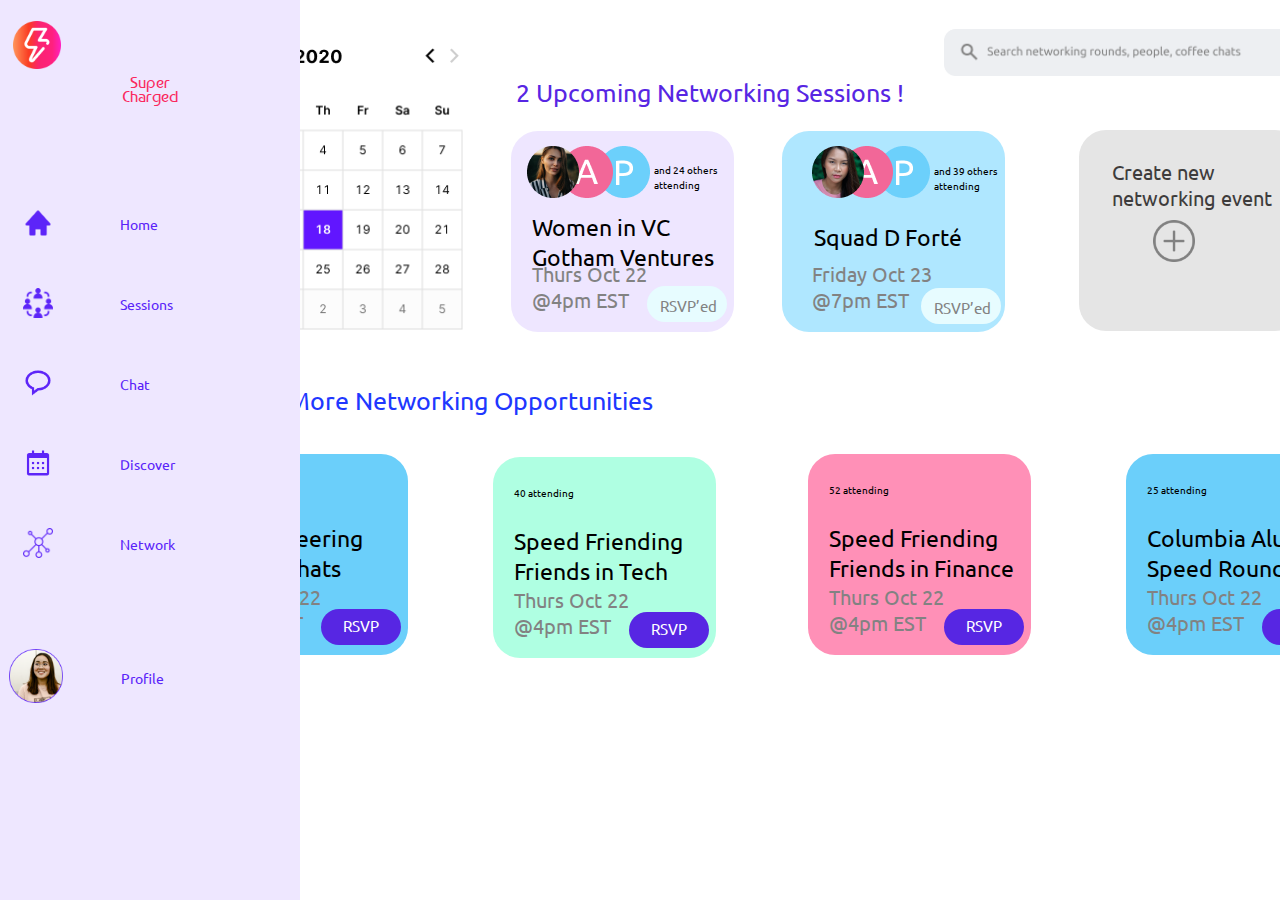
<file: discover.html>
<!DOCTYPE html>
<html>
  <head>
    <link
      href="https://fonts.googleapis.com/css?family=Ubuntu&display=swap"
      rel="stylesheet"
    />
    <link href="discover/css/discover.css" rel="stylesheet" />

    <link rel="apple-touch-icon" sizes="180x180" href="favicon/apple-touch-icon.png">
    <link rel="icon" type="image/png" sizes="32x32" href="favicon/favicon-32x32.png">
    <link rel="icon" type="image/png" sizes="16x16" href="favicon/favicon-16x16.png">
    <link rel="manifest" href="favicon/site.webmanifest">
    <link rel="mask-icon" href="favicon/safari-pinned-tab.svg" color="#fe2277">
    <meta name="msapplication-TileColor" content="#603cba">
    <meta name="theme-color" content="#ffffff">

    <script
      src="components/navbar/navbar.js"
      type="text/javascript"
      defer
    ></script>
    <title>Discover</title>
  </head>
  <body>
    <div class="discoverevents"></div>
      <span class="Header2">Discover More Networking Opportunities </span>
      <span class="Header1">2 Upcoming Networking Sessions !</span>
      <div class="greyboxcontainer">
        <div class="greybox"></div>
        <span class="event0text">Create new networking event</span>
      </div>
      <div class="lightblueboxcontainer">
        <div class="lightbluebox"></div>
        <span class="event2text">Squad D Forté</span
        ><span class="event2-datetime">Friday Oct 23 @7pm EST</span>
        <span class="event2-attendees">and 39 others attending</span>
        <div class="event2-rsvpbutton"></div>
        <span class="event2-rsvp">RSVP’ed</span>
      </div>
      <div class="lightpurpleboxcontainer">
        <div class="lightpurplebox"></div>
        <span class="event1-datetime">Thurs Oct 22 @4pm EST</span
        ><span class="event1text">Women in VC Gotham Ventures </span>
        <span class="event1-attendees">and 24 others attending</span>
        <div class="event1-rsvpbutton"></div>
        <span class="event1-rsvp">RSVP’ed</span>
      </div>
      <div class="event3container">
        <div class="event3box"></div>
        <span class="event3-datetime">Thurs Oct 22 @4pm EST</span
        ><span class="event3text">GS Engineering Coffee Chats</span>
        <div class="event3-rsvpbutton"></div>
        <span class="event3-attendees">98 attending</span
        ><span class="event3-rsvp">RSVP</span>
      </div>
      <div class="event4container">
        <div class="event4box"></div>
        <span class="event4-datetime">Thurs Oct 22 @4pm EST</span
        ><span class="event4text">Speed Friending Friends in Tech</span>
        <div class="event4-rsvpbutton"></div>
        <span class="event4-attendees">40 attending</span
        ><span class="event4-rsvp">RSVP</span>
      </div>
      <div class="event5container">
        <div class="event5box"></div>
        <span class="event5-datetime">Thurs Oct 22 @4pm EST</span
        ><span class="event5text">Speed Friending Friends in Finance</span>
        <div class="event5-rsvpbutton"></div>
        <span class="event5-attendees">52 attending</span
        ><span class="event5-rsvp">RSVP</span>
      </div>
      <div class="event6container">
        <div class="event6box"></div>
        <span class="event6-datetime">Thurs Oct 22 @4pm EST</span
        ><span class="event6text">Columbia Alum Speed Rounds</span>
        <div class="event6-rsvpbutton"></div>
        <span class="event6-attendees">25 attending </span
        ><span class="event6-rsvp">RSVP</span>
      </div>
    </div>
    <div class="user3container-1">
      <span class="icon user3icon"
        ><img src="discover/images/user3.png" alt="user3"></i></span>
    </div>
    <div class="user2container-1">
      <span class="icon user2icon"
        ><img src="discover/images/user2.png" alt="user2"></i></span>
    </div>
    <div class="user1container">
      <span class="icon user1icon"
        ><img src="discover/images/user1.png" alt="user1"></i></span>
    </div>
    <div class="user3container">
      <span class="icon user3icon"
        ><img src="discover/images/user3.png" alt="user3"></i></span>
    </div>
    <div class="user2container">
      <span class="icon user2icon"
        ><img src="discover/images/user2.png" alt="user2"></i></span>
    </div>
    <div class="user4container">
      <span class="icon user4icon"
        ><img src="discover/images/user4.png" alt="user4"></i></span>
    </div>
    <div class="addcontainer">
      <span class="icon addicon"
        ><img src="discover/images/add.png" alt="add"></i></span>
    </div>
    <div class="calendarcontainer">
      <span class="icon calendaricon"
        ><img src="discover/images/calendar.png" alt="searchbar"></i></span>
    </div>
    <div class="searchbarcontainer">
      <span class="icon searchicon"
        ><img src="discover/images/searchbar.png" alt="searchbar"></i></span>
    </div>
    <navbar-component></navbar-component>
  </body>
</html>
</file>
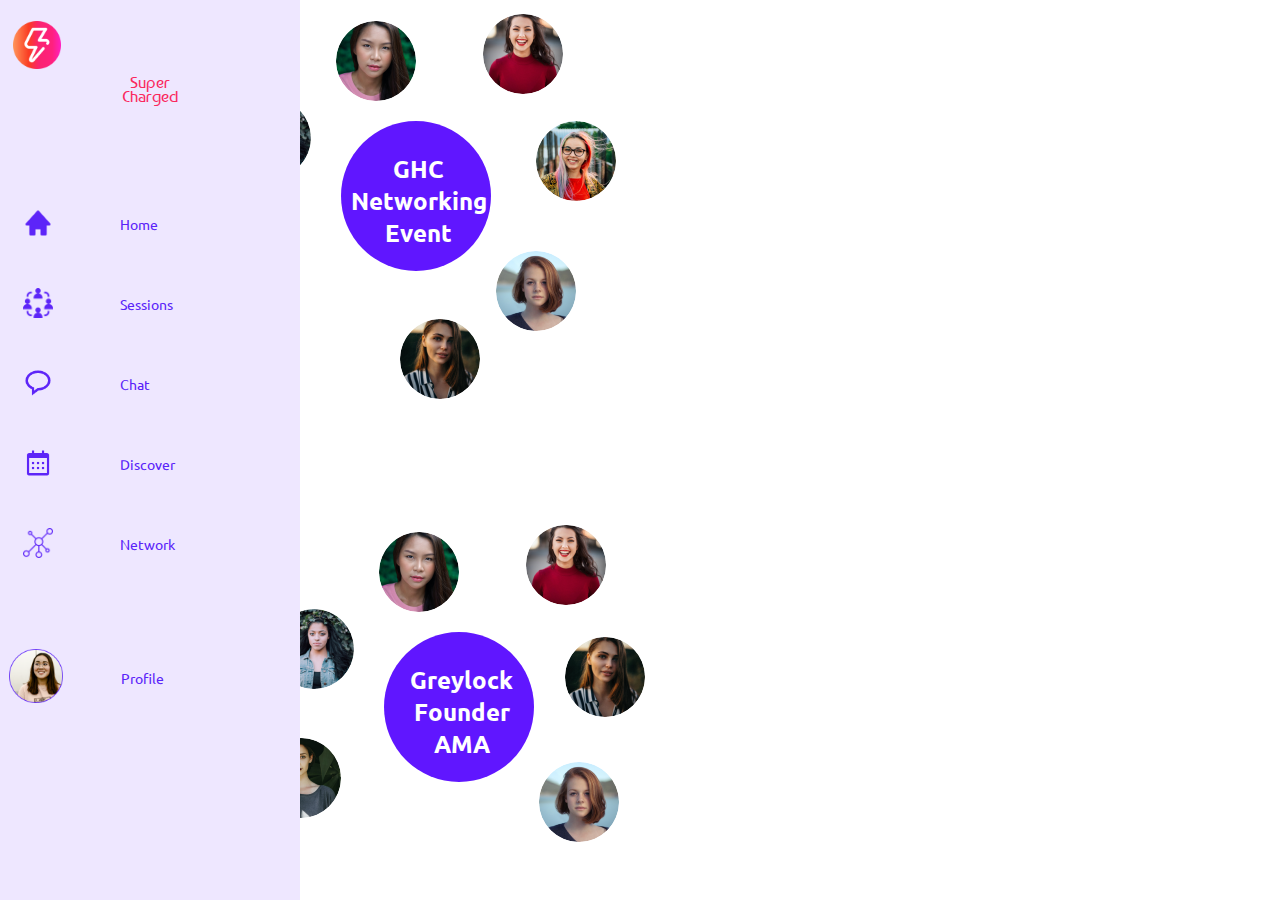
<file: network.html>
<!DOCTYPE html>
<html>
  <head>
    <link
      href="https://fonts.googleapis.com/css?family=Ubuntu&display=swap"
      rel="stylesheet"
    />
    <link href="network/" rel="stylesheet" />
    <link href="network/css/bubbles1.css" rel="stylesheet" />
    <link href="network/css/bubbles2.css" rel="stylesheet" />

    <link
      rel="apple-touch-icon"
      sizes="180x180"
      href="favicon/apple-touch-icon.png"
    />
    <link
      rel="icon"
      type="image/png"
      sizes="32x32"
      href="favicon/favicon-32x32.png"
    />
    <link
      rel="icon"
      type="image/png"
      sizes="16x16"
      href="favicon/favicon-16x16.png"
    />
    <link rel="manifest" href="favicon/site.webmanifest" />
    <link
      rel="mask-icon"
      href="favicon/safari-pinned-tab.svg"
      color="#fe2277"
    />
    <meta name="msapplication-TileColor" content="#603cba" />
    <meta name="theme-color" content="#ffffff" />

    <script
      src="components/navbar/navbar.js"
      type="text/javascript"
      defer
    ></script>
    <title>Network</title>
  </head>

  <body>
    <div>
      <div class="single-img">
        <div class="centerbubble1">
          <span class="eventtext">GHC Networking Event</span>
        </div>
      </div>
      <div class="single-img">
        <div class="bubble1"></div>
      </div>
      <div class="single-img">
        <div class="bubble2"></div>
      </div>
      <div class="single-img">
        <div class="bubble3"></div>
      </div>
      <div class="single-img">
        <div class="bubble4"></div>
      </div>
      <div class="single-img">
        <div class="bubble5"></div>
      </div>
      <div class="single-img">
        <div class="bubble6"></div>
      </div>
      <div class="single-img">
        <div class="bubble7"></div>
      </div>

      <!--bubble cluster 2-->

      <div class="single-img">
        <div class="centerbubble2">
          <span class="eventtext">Greylock Founder AMA</span>
        </div>
      </div>
      <div class="single-img">
        <div class="bubble10"></div>
      </div>
      <div class="single-img">
        <div class="bubble20"></div>
      </div>
      <div class="single-img">
        <div class="bubble40"></div>
      </div>
      <div class="single-img">
        <div class="bubble50"></div>
      </div>
      <div class="single-img">
        <div class="bubble60"></div>
      </div>
      <div class="single-img">
        <div class="bubble70"></div>
      </div>
    </div>
    <navbar-component></navbar-component>
  </body>
</html>
</file>
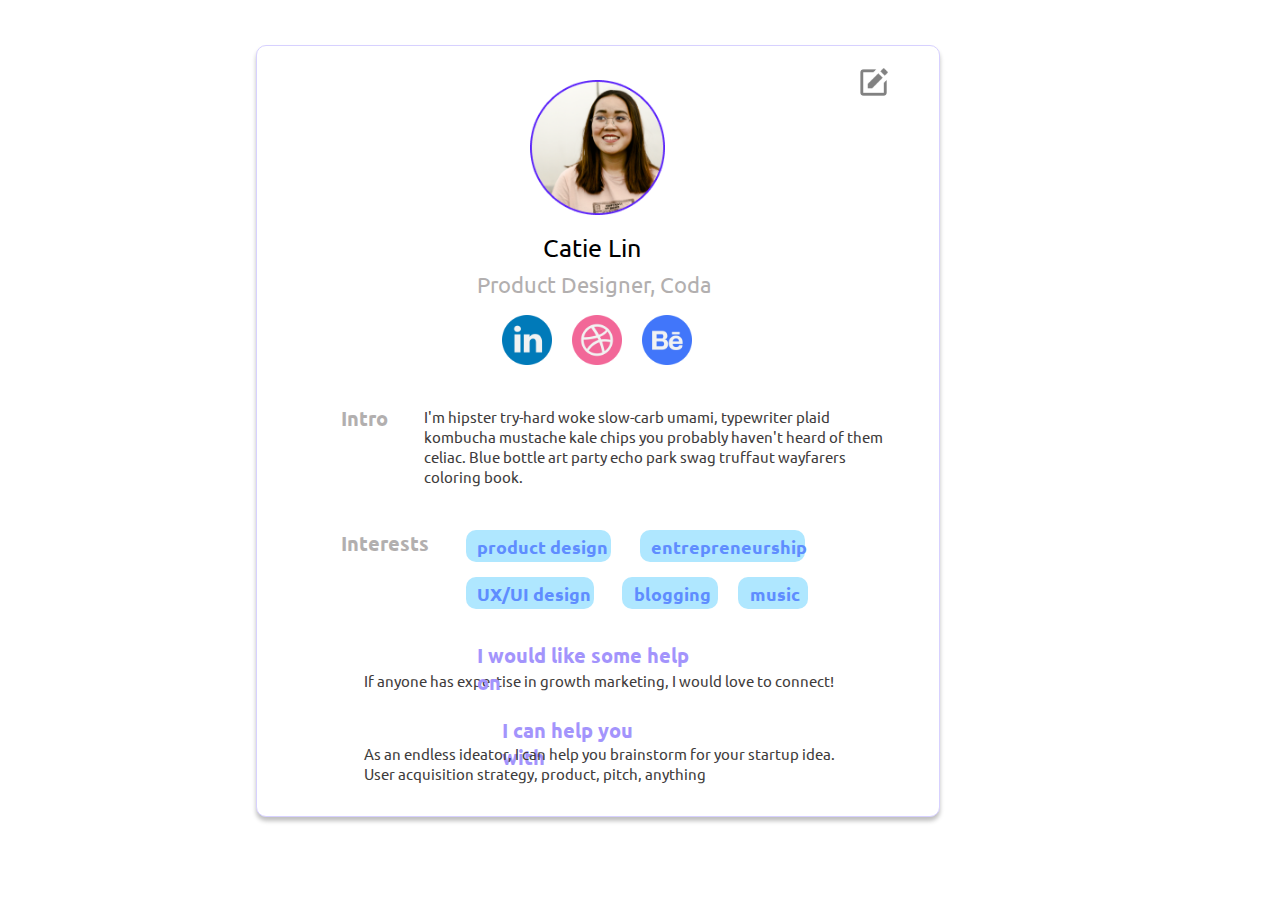
<file: components/profilecard/profilecard.html>
<!DOCTYPE html>
<html>
  <head>
    <link
      href="https://fonts.googleapis.com/css?family=Ubuntu&display=swap"
      rel="stylesheet"
    />
    <link href="./css/profilecard.css" rel="stylesheet" />
    <title>Profile</title>
  </head>
  <body>
    <div class="profilecard">
      <div class="cardborder"></div>
      <span class="givetitle">I can help you with </span
      ><span class="givetext"
        >As an endless ideator, I can help you brainstorm for your startup idea.
        User acquisition strategy, product, pitch, anything </span
      ><span class="asktext"
        >If anyone has expertise in growth marketing, I would love to
        connect!</span
      ><span class="InterestsTitle">Interests</span
      ><span class="asktitle">I would like some help on </span
      ><span class="IntroTitle">Intro</span
      ><span class="Headline">Product Designer, Coda</span
      ><span class="Name">Catie Lin </span>
      <div class="socialmedia1">
        <img src="images/linkedin.png" alt="linkedin"></i>
      </div>
      <div class="socialmedia2">
        <img src="images/dribbble.png" alt="dribbble"></i>
      </div>
      <div class="socialmedia3">
        <img src="images/behance.png" alt="behance"></i>
      </div>
      <div class="spacer-small"></div>
      <span class="bio"
        >I'm hipster try-hard woke slow-carb umami, typewriter plaid kombucha
        mustache kale chips you probably haven't heard of them celiac. Blue
        bottle art party echo park swag truffaut wayfarers coloring book.</span
      >
      <div class="lightbluebox1"></div>
      <span class="tag1">product design</span>
      <div class="lightbluebox2"></div>
      <span class="tag2">entrepreneurship</span>
      <div class="lightbluebox3"></div>
      <span class="tag3">UX/UI design</span>
      <div class="lightbluebox4"></div>
      <span class="tag4">blogging</span>
      <div class="lightbluebox5"></div>
      <span class="tag5">music</span>
      <div class="editcontainer">
        <span class="icon editicon"
          ><img
            src="[data-uri]"
            alt="editicon"
        /></span>
      </div>
      <div class="profilecontainer2">
        <span class="icon profileicon"
          ><img src="images/profile2.png" alt="profile"></i></span>
      </div>
    </div>
  </body>
</html>
</file>
<file: discover/css/discover.css>
* {
  padding: 0px;
  margin: 0px;
  font-family: "Ubuntu", sans-serif;
  text-decoration: none;
}
.discoverevents {
  width: 100%;
  height: 613px;
  position: absolute;
  top: 0px;
  left: 0px;
}
.Header2 {
  width: 481px;
  color: rgba(32, 55, 255, 1);
  position: absolute;
  top: 385px;
  left: 183px;
  font-weight: Medium;
  font-size: 25px;
  text-align: left;
}
.Header1 {
  width: 398px;
  color: rgba(87, 38, 227, 1);
  position: absolute;
  top: 77px;
  left: 511px;
  font-weight: Medium;
  font-size: 25px;
  text-align: center;
}
.greyboxcontainer {
  width: 223px;
  height: 201px;
  position: absolute;
  top: 130px;
  left: 1079px;
}
.greybox {
  width: 223px;
  height: 201px;
  background: rgba(229, 229, 229, 1);
  opacity: 1;
  position: absolute;
  top: 0px;
  left: 0px;
  border-radius: 27px;
}
.event0text {
  width: 175px;
  color: rgba(62, 60, 60, 1);
  position: absolute;
  top: 29px;
  left: 33px;
  font-weight: Medium;
  font-size: 20px;
  text-align: left;
}
.addcontainer {
  width: 60px;
  height: 60px;
  position: absolute;
  top: 220px;
  left: 1153px;
}
.addcontainer img {
  width: 70%;
  height: auto;
}
.addicon {
  filter: invert(55%) sepia(0%) saturate(0%) hue-rotate(204deg) brightness(92%)
    contrast(86%);
}
.lightblueboxcontainer {
  width: 223px;
  height: 201px;
  position: absolute;
  top: 131px;
  left: 782px;
}
.lightbluebox {
  width: 223px;
  height: 201px;
  background: rgba(175, 231, 255, 1);
  position: absolute;
  top: 0px;
  left: 0px;
  border-radius: 27px;
}
.event2text {
  width: 151px;
  color: rgba(0, 0, 0, 1);
  position: absolute;
  top: 91px;
  left: 30px;
  font-weight: Medium;
  font-size: 23px;
  text-align: center;
}
.event2-datetime {
  width: 132px;
  color: rgba(130, 130, 130, 1);
  position: absolute;
  top: 130px;
  left: 30px;
  font-weight: Regular;
  font-size: 20px;
  text-align: left;
}
.user2container {
  width: 52px;
  height: 52px;
  position: absolute;
  top: 146px;
  left: 841px;
}
.user2container img {
  width: 100%;
  height: auto;
}
.user3container {
  width: 52px;
  height: 52px;
  position: absolute;
  top: 146px;
  left: 878px;
}
.user3container img {
  width: 100%;
  height: auto;
}
.user4container {
  width: 52px;
  height: 52px;
  position: absolute;
  top: 146px;
  left: 812px;
}
.user4container img {
  width: 100%;
  height: auto;
}
.event2-attendees {
  width: 67px;
  color: rgba(0, 0, 0, 1);
  position: absolute;
  top: 32px;
  left: 152px;
  font-weight: Regular;
  font-size: 10px;
  text-align: left;
}
.event2-rsvpbutton {
  width: 80px;
  height: 36px;
  background: rgba(231, 252, 255, 1);
  opacity: 1;
  position: absolute;
  top: 157px;
  left: 139px;
  border-radius: 27px;
  overflow: hidden;
}
.event2-rsvp {
  width: 58px;
  color: rgba(130, 130, 130, 1);
  position: absolute;
  top: 167px;
  left: 152px;
  font-family: Ubuntu;
  font-size: 15px;
  text-align: left;
}
.lightpurpleboxcontainer {
  width: 241px;
  height: 201px;
  position: absolute;
  top: 131px;
  left: 511px;
}
.lightpurplebox {
  width: 223px;
  height: 201px;
  background: rgba(238, 230, 255, 1);
  position: absolute;
  top: 0px;
  left: 0px;
  border-radius: 27px;
  overflow: hidden;
}
.user2container-1 {
  width: 52px;
  height: 52px;
  position: absolute;
  top: 146px;
  left: 561px;
}
.user2container-1 img {
  width: 100%;
  height: auto;
}
.user3container-1 {
  width: 52px;
  height: 52px;
  position: absolute;
  top: 146px;
  left: 598px;
}
.user3container-1 img {
  width: 100%;
  height: auto;
}
.user1container {
  width: 52px;
  height: 52px;
  position: absolute;
  top: 146px;
  left: 527px;
}
.user1container img {
  width: 100%;
  height: auto;
}
.event1-datetime {
  width: 132px;
  color: rgba(130, 130, 130, 1);
  position: absolute;
  top: 130px;
  left: 21px;
  font-weight: Regular;
  font-size: 20px;
  text-align: left;
}
.event1text {
  width: 220px;
  color: rgba(0, 0, 0, 1);
  position: absolute;
  top: 81px;
  left: 21px;
  font-weight: Medium;
  font-size: 23px;
  text-align: left;
}
.event1-attendees {
  width: 67px;
  color: rgba(0, 0, 0, 1);
  position: absolute;
  top: 31px;
  left: 143px;
  font-family: Ubuntu;
  font-weight: Regular;
  font-size: 10px;
  text-align: left;
}
.event1-rsvpbutton {
  width: 80px;
  height: 36px;
  background: rgba(231, 252, 255, 1);
  position: absolute;
  top: 155px;
  left: 136px;
  border-radius: 27px;
}
.event1-rsvp {
  width: 58px;
  color: rgba(130, 130, 130, 1);
  position: absolute;
  top: 165px;
  left: 149px;
  font-weight: Regular;
  font-size: 15px;
  opacity: 1;
  text-align: left;
}
.event3container {
  width: 241px;
  height: 201px;
  position: absolute;
  top: 454px;
  left: 185px;
}
.event3box {
  width: 223px;
  height: 201px;
  background: rgba(107, 207, 250, 1);
  position: absolute;
  top: 0px;
  left: 0px;
  border-radius: 27px;
}
.event3-datetime {
  width: 132px;
  color: rgba(130, 130, 130, 1);
  position: absolute;
  top: 130px;
  left: 21px;
  font-weight: Regular;
  font-size: 20px;
  text-align: left;
}
.event3text {
  width: 220px;
  color: rgba(0, 0, 0, 1);
  position: absolute;
  top: 69px;
  left: 21px;
  font-weight: Medium;
  font-size: 23px;
  text-align: left;
}
.event3-rsvpbutton {
  width: 80px;
  height: 36px;
  background: rgba(87, 38, 227, 1);
  position: absolute;
  top: 155px;
  left: 136px;
  border-radius: 27px;
}
.event3-attendees {
  width: 67px;
  color: rgba(0, 0, 0, 1);
  position: absolute;
  top: 28px;
  left: 21px;
  font-weight: Regular;
  font-size: 10px;
  text-align: left;
}
.event3-rsvp {
  width: 37px;
  color: rgba(255, 255, 255, 1);
  position: absolute;
  top: 162px;
  left: 158px;
  font-weight: Regular;
  font-size: 15px;
  text-align: left;
}
.event4container {
  width: 241px;
  height: 201px;
  position: absolute;
  top: 457px;
  left: 493px;
}
.event4box {
  width: 223px;
  height: 201px;
  background: rgba(175, 255, 226, 1);
  opacity: 1;
  position: absolute;
  top: 0px;
  left: 0px;
  border-radius: 27px;
}
.event4-datetime {
  width: 132px;
  color: rgba(130, 130, 130, 1);
  position: absolute;
  top: 130px;
  left: 21px;
  font-weight: Regular;
  font-size: 20px;
  text-align: left;
}
.event4text {
  width: 220px;
  color: rgba(0, 0, 0, 1);
  position: absolute;
  top: 69px;
  left: 21px;
  font-weight: Medium;
  font-size: 23px;
  text-align: left;
}
.event4-rsvpbutton {
  width: 80px;
  height: 36px;
  background: rgba(87, 38, 227, 1);
  opacity: 1;
  position: absolute;
  top: 155px;
  left: 136px;
  border-radius: 27px;
  overflow: hidden;
}
.event4-attendees {
  width: 67px;
  color: rgba(0, 0, 0, 1);
  position: absolute;
  top: 28px;
  left: 21px;
  font-weight: Regular;
  font-size: 10px;
  text-align: left;
}
.event4-rsvp {
  width: 37px;
  color: rgba(255, 255, 255, 1);
  position: absolute;
  top: 162px;
  left: 158px;
  font-weight: Regular;
  font-size: 15px;
  text-align: left;
}
.event5container {
  width: 808px;
  height: 454px;
  position: absolute;
  top: 454px;
  left: 808px;
}
.event5box {
  width: 223px;
  height: 201px;
  background: rgba(255, 144, 183, 1);
  position: absolute;
  top: 0px;
  left: 0px;
  border-radius: 27px;
}
.event5-datetime {
  width: 132px;
  color: rgba(130, 130, 130, 1);
  position: absolute;
  top: 130px;
  left: 21px;
  font-weight: Regular;
  font-size: 20px;
  text-align: left;
}
.event5text {
  width: 220px;
  color: rgba(0, 0, 0, 1);
  position: absolute;
  top: 69px;
  left: 21px;
  font-weight: Medium;
  font-size: 23px;
  text-align: left;
}
.event5-rsvpbutton {
  width: 80px;
  height: 36px;
  background: rgba(87, 38, 227, 1);
  opacity: 1;
  position: absolute;
  top: 155px;
  left: 136px;
  border-radius: 27px;
  overflow: hidden;
}
.event5-attendees {
  width: 67px;
  color: rgba(0, 0, 0, 1);
  position: absolute;
  top: 28px;
  left: 21px;
  font-weight: Regular;
  font-size: 10px;
  text-align: left;
}
.event5-rsvp {
  width: 37px;
  color: rgba(255, 255, 255, 1);
  position: absolute;
  top: 162px;
  left: 158px;
  font-weight: Regular;
  font-size: 15px;
  text-align: left;
}
.event6container {
  width: 241px;
  height: 201px;
  position: absolute;
  top: 454px;
  left: 1126px;
}
.event6box {
  width: 223px;
  height: 201px;
  background: rgba(107, 207, 250, 1);
  position: absolute;
  top: 0px;
  left: 0px;
  border-radius: 27px;
}
.event6-datetime {
  width: 132px;
  color: rgba(130, 130, 130, 1);
  position: absolute;
  top: 130px;
  left: 21px;
  font-weight: Regular;
  font-size: 20px;
  text-align: left;
}
.event6text {
  width: 220px;
  color: rgba(0, 0, 0, 1);
  position: absolute;
  top: 69px;
  left: 21px;
  font-weight: Medium;
  font-size: 23px;
  text-align: left;
}
.event6-rsvpbutton {
  width: 80px;
  height: 36px;
  background: rgba(87, 38, 227, 1);
  opacity: 1;
  position: absolute;
  top: 155px;
  left: 136px;
  border-radius: 27px;
  overflow: hidden;
}
.event6-attendees {
  width: 67px;
  color: rgba(0, 0, 0, 1);
  position: absolute;
  top: 28px;
  left: 21px;
  font-weight: Regular;
  font-size: 10px;
  text-align: left;
}
.event6-rsvp {
  width: 37px;
  color: rgba(255, 255, 255, 1);
  position: absolute;
  top: 162px;
  left: 158px;
  font-weight: Regular;
  font-size: 15px;
  text-align: left;
}
.calendarcontainer {
  width: 280px;
  height: 286px;
  position: absolute;
  opacity: 1;
  top: 45px;
  left: 183px;
}
.calendarcontainer img {
  width: 100%;
  height: auto;
}
.searchbarcontainer {
  width: 360px;
  height: 100px;
  position: absolute;
  opacity: 1;
  top: 29px;
  left: 944px;
}
.searchbarcontainer img {
  width: 100%;
  height: auto;
}
</file>
<file: network/css/bubbles1.css>
* {
}
.centerbubble1 {
  width: 150px;
  height: 150px;
  position: absolute;
  top: 121px;
  left: 341px;
  background: rgba(96, 22, 255, 1);
  border-radius: 50%;
}
.eventtext {
  width: 149px;
  color: rgba(255, 255, 255, 1);
  position: absolute;
  top: 32px;
  left: 3px;
  font-family: Ubuntu;
  font-weight: Bold;
  font-size: 24px;
  opacity: 1;
  text-align: center;
}
.single-img {
  transition: 1s;
}
.single-img img {
  width: 100%;
  height: 100%;
  opacity: 0.5;
  transition: 0.9s;
}
.single-img:hover {
  transform: scale(1.1);
  z-index: 1;
}
.single-img:hover img {
  opacity: 1;
}

.bubble1 {
  width: 80px;
  height: 80px;
  background: url("../images/1.png");
  opacity: 1;
  position: absolute;
  top: 14px;
  left: 483px;
  border-radius: 50%;
}
.bubble2 {
  width: 80px;
  height: 80px;
  background: url("../images/2.png");
  opacity: 1;
  position: absolute;
  top: 251px;
  left: 496px;
  border-radius: 50%;
}
.bubble3 {
  width: 80px;
  height: 80px;
  background: url("../images/3.png");
  opacity: 1;
  position: absolute;
  top: 121px;
  left: 536px;
  border-radius: 50%;
}
.bubble4 {
  width: 80px;
  height: 80px;
  background: url("../images/4.png");
  opacity: 1;
  position: absolute;
  top: 319px;
  left: 400px;
  border-radius: 50%;
}
.bubble5 {
  width: 80px;
  height: 80px;
  background: url("../images/5.png");
  opacity: 1;
  position: absolute;
  top: 227px;
  left: 218px;
  border-radius: 50%;
}
.bubble6 {
  width: 80px;
  height: 80px;
  background: url("../images/6.png");
  position: absolute;
  top: 98px;
  left: 231px;
  border-radius: 50%;
}
.bubble7 {
  width: 80px;
  height: 80px;
  background: url("../images/7.png");
  opacity: 1;
  position: absolute;
  top: 21px;
  left: 336px;
  border-radius: 50%;
}
</file>
<file: network/css/bubbles2.css>
* {
}
.centerbubble2 {
  width: 150px;
  height: 150px;
  position: absolute;
  top: 632px;
  left: 384px;
  background: rgba(96, 22, 255, 1);
  border-radius: 50%;
}
.eventtext {
  width: 149px;
  color: rgba(255, 255, 255, 1);
  position: absolute;
  top: 32px;
  left: 3px;
  font-family: Ubuntu;
  font-weight: Bold;
  font-size: 24px;
  opacity: 1;
  text-align: center;
}
.single-img {
  transition: 1s;
}
.single-img img {
  width: 100%;
  height: 100%;
  opacity: 0.5;
  transition: 0.9s;
}
.single-img:hover {
  transform: scale(1.1);
  z-index: 1;
}
.single-img:hover img {
  opacity: 1;
}

.bubble10 {
  width: 80px;
  height: 80px;
  background: url("../images/1.png");
  opacity: 1;
  position: absolute;
  top: 525px;
  left: 526px;
  border-radius: 50%;
}
.bubble20 {
  width: 80px;
  height: 80px;
  background: url("../images/2.png");
  opacity: 1;
  position: absolute;
  top: 762px;
  left: 539px;
  border-radius: 50%;
}
.bubble30 {
  width: 80px;
  height: 80px;
  background: url("../images/3.png");
  opacity: 1;
  position: absolute;
  top: 305px;
  left: 182px;
  border-radius: 50%;
}
.bubble40 {
  width: 80px;
  height: 80px;
  background: url("../images/4.png");
  opacity: 1;
  position: absolute;
  top: 637px;
  left: 565px;
  border-radius: 50%;
}
.bubble50 {
  width: 80px;
  height: 80px;
  background: url("../images/5.png");
  opacity: 1;
  position: absolute;
  top: 738px;
  left: 261px;
  border-radius: 50%;
}
.bubble60 {
  width: 80px;
  height: 80px;
  background: url("../images/6.png");
  position: absolute;
  top: 609px;
  left: 274px;
  border-radius: 50%;
}
.bubble70 {
  width: 80px;
  height: 80px;
  background: url("../images/7.png");
  opacity: 1;
  position: absolute;
  top: 532px;
  left: 379px;
  border-radius: 50%;
}
</file>
<file: components/profilecard/css/profilecard.css>
* {
  padding: 0px;
  margin: 0px;
  font-family: "Ubuntu", sans-serif;
  text-decoration: none;
}
.profilecard {
  position: absolute;
  top: 5%;
  left: 20%;
}
.cardborder {
  width: 682px;
  height: 770px;
  background: rgba(255, 255, 255, 1);
  opacity: 1;
  position: absolute;
  top: 0px;
  left: 0px;
  border: 1px solid rgba(215, 209, 255, 1);
  border-top-left-radius: 10px;
  border-top-right-radius: 10px;
  border-bottom-left-radius: 10px;
  border-bottom-right-radius: 10px;
  box-shadow: 0px 4px 4px rgba(0, 0, 0, 0.25);
  overflow: hidden;
}
.givetitle {
  width: 177px;
  color: rgba(163, 148, 252, 1);
  position: absolute;
  top: 672px;
  left: 246px;
  font-weight: Bold;
  font-size: 20px;
  text-align: left;
}
.givetext {
  width: 490px;
  color: rgba(62, 60, 60, 1);
  position: absolute;
  top: 699px;
  left: 108px;
  font-weight: Regular;
  font-size: 15px;
  text-align: left;
  line-height: 20px;
}
.asktext {
  width: 506px;
  color: rgba(63, 60, 60, 1);
  position: absolute;
  top: 626px;
  left: 108px;
  font-weight: Regular;
  font-size: 15px;
  text-align: left;
  line-height: 20px;
}
.InterestsTitle {
  width: 92px;
  color: rgba(178, 175, 175, 1);
  position: absolute;
  top: 485px;
  left: 85px;
  font-weight: Bold;
  font-size: 20px;
  text-align: left;
}
.asktitle {
  width: 240px;
  color: rgba(163, 148, 252, 1);
  position: absolute;
  top: 597px;
  left: 221px;
  font-weight: Bold;
  font-size: 20px;
  text-align: left;
}
.IntroTitle {
  width: 51px;
  color: rgba(178, 175, 175, 1);
  position: absolute;
  top: 360px;
  left: 85px;
  font-weight: Bold;
  font-size: 20px;
  text-align: left;
}
.Headline {
  width: 240px;
  color: rgba(178, 175, 175, 1);
  position: absolute;
  top: 226px;
  left: 221px;
  font-weight: Medium;
  font-size: 22px;
  text-align: left;
}
.Name {
  width: 248px;
  color: rgba(0, 0, 0, 1);
  position: absolute;
  top: 187px;
  left: 287px;
  font-weight: Medium;
  font-size: 25px;
  text-align: left;
}
.socialmedia1 {
  width: 100px;
  height: 100px;
  position: absolute;
  top: 270px;
  left: 246px;
}
.socialmedia1 img {
  width: 50%;
  height: auto;
}
.socialmedia2 {
  width: 100px;
  height: 100px;
  position: absolute;
  top: 270px;
  left: 316px;
}
.socialmedia2 img {
  width: 50%;
  height: auto;
}
.socialmedia3 {
  width: 100px;
  height: 100px;
  position: absolute;
  top: 270px;
  left: 386px;
}
.socialmedia3 img {
  width: 50%;
  height: auto;
}
.bio {
  width: 477px;
  color: rgba(62, 60, 60, 1);
  position: absolute;
  top: 362px;
  left: 168px;
  font-weight: Regular;
  font-size: 15px;
  text-align: left;
  line-height: 20px;
}
.lightbluebox1 {
  width: 145px;
  height: 32px;
  background: rgba(175, 231, 255, 1);
  position: absolute;
  top: 485px;
  left: 210px;
  border-radius: 10px;
}
.tag1 {
  width: 140px;
  color: rgba(95, 141, 255, 1);
  position: absolute;
  top: 490px;
  left: 221px;
  font-weight: Bold;
  font-size: 18px;
  text-align: left;
}
.lightbluebox2 {
  width: 165px;
  height: 32px;
  background: rgba(175, 231, 255, 1);
  position: absolute;
  top: 485px;
  left: 384px;
  border-radius: 10px;
  overflow: hidden;
}
.tag2 {
  width: 164px;
  color: rgba(95, 141, 255, 1);
  position: absolute;
  top: 490px;
  left: 395px;
  font-weight: Bold;
  font-size: 18px;
  text-align: left;
}
.lightbluebox3 {
  width: 128px;
  height: 32px;
  background: rgba(175, 231, 255, 1);
  position: absolute;
  top: 532px;
  left: 210px;
  border-radius: 10px;
  overflow: hidden;
}
.tag3 {
  width: 122px;
  color: rgba(95, 141, 255, 1);
  position: absolute;
  top: 537px;
  left: 221px;
  font-weight: Bold;
  font-size: 18px;
  text-align: left;
}
.lightbluebox4 {
  width: 96px;
  height: 32px;
  background: rgba(175, 231, 255, 1);
  position: absolute;
  top: 532px;
  left: 366px;
  border-radius: 10px;
  overflow: hidden;
}
.tag4 {
  width: 83px;
  color: rgba(95, 141, 255, 1);
  position: absolute;
  top: 537px;
  left: 378px;
  font-weight: Bold;
  font-size: 18px;
  text-align: left;
}
.lightbluebox5 {
  width: 70px;
  height: 32px;
  background: rgba(175, 231, 255, 1);
  position: absolute;
  top: 532px;
  left: 482px;
  border-radius: 10px;
  overflow: hidden;
}
.tag5 {
  width: 54px;
  color: rgba(95, 141, 255, 1);
  position: absolute;
  top: 537px;
  left: 494px;
  font-weight: Bold;
  font-size: 18px;
  text-align: left;
}
.editcontainer {
  width: 50px;
  height: 50px;
  position: absolute;
  opacity: 1;
  top: 20px;
  left: 600px;
}
.editcontainer img {
  width: 70%;
  height: auto;
}
.editicon {
  filter: invert(55%) sepia(0%) saturate(0%) hue-rotate(204deg) brightness(92%)
    contrast(86%);
}
.profilecontainer2 {
  width: 135px;
  height: 135px;
  opacity: 1;
  position: absolute;
  top: 35px;
  left: 274px;
}
.profilecontainer2 img {
  width: 100%;
  height: auto;
}
</file>
